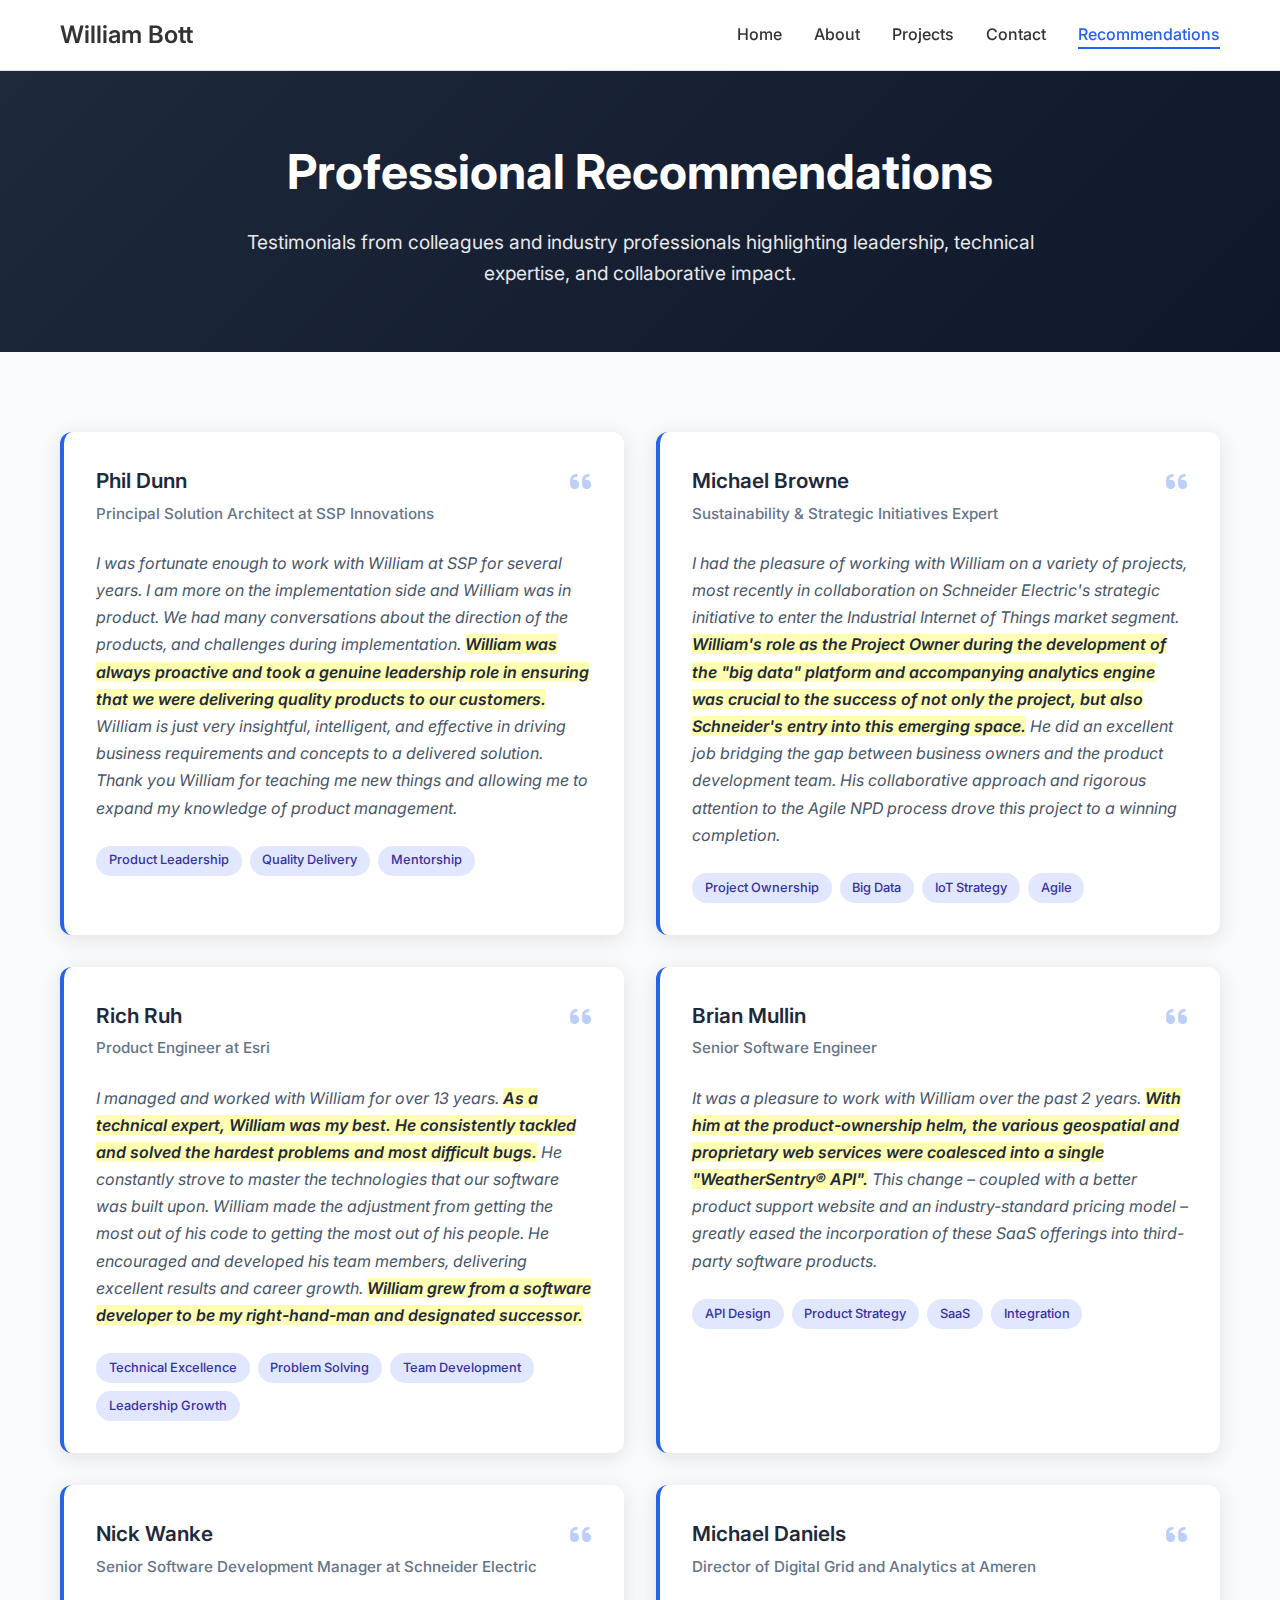
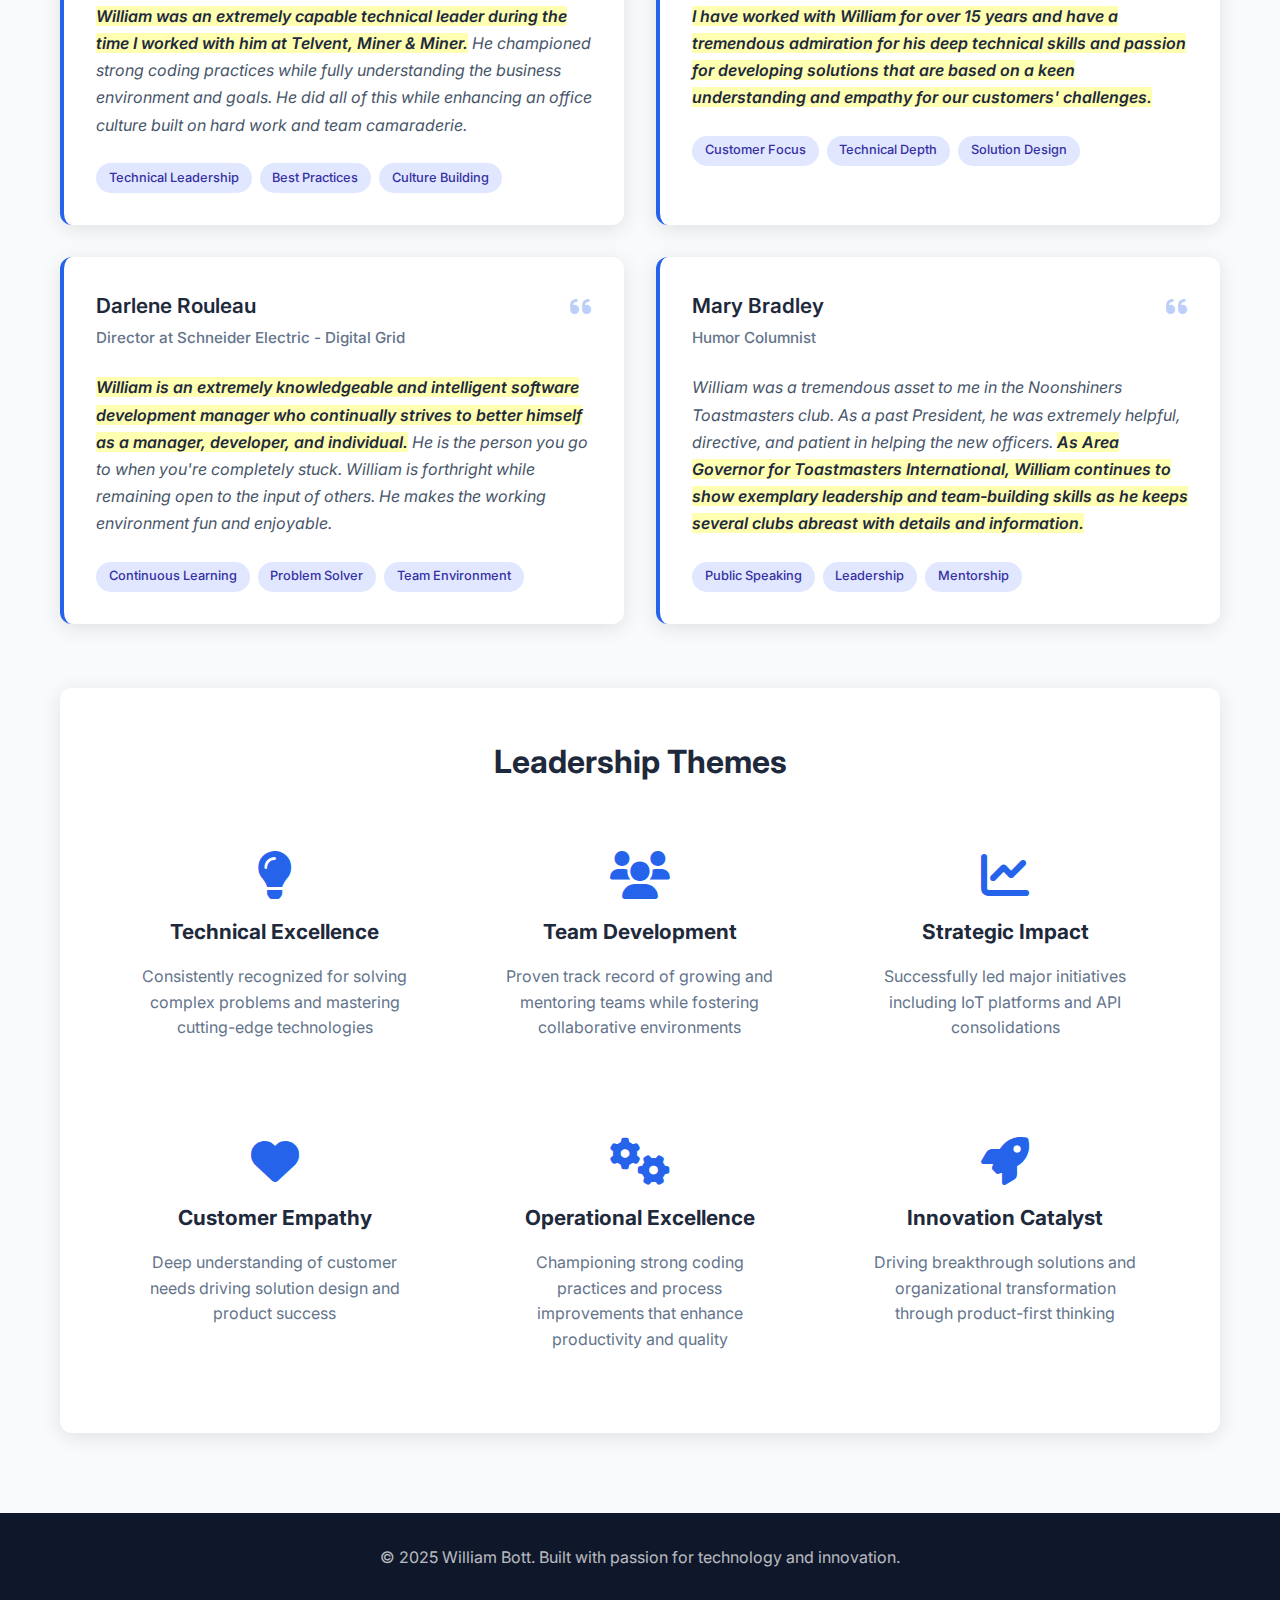
<file: recommendations.html>
<!DOCTYPE html>
<html lang="en">
<head>
    <meta charset="UTF-8">
    <meta name="viewport" content="width=device-width, initial-scale=1.0">
    <title>Professional Recommendations - William Bott</title>
    <link rel="stylesheet" href="styles.css">
    <link href="https://fonts.googleapis.com/css2?family=Inter:wght@300;400;500;600;700&display=swap" rel="stylesheet">
    <link rel="stylesheet" href="https://cdnjs.cloudflare.com/ajax/libs/font-awesome/6.0.0/css/all.min.css">
</head>
<body>
    <nav class="navbar">
        <div class="nav-container">
            <div class="nav-logo">
                <span>William Bott</span>
            </div>
            <ul class="nav-menu">
                <li><a href="index.html#home" class="nav-link">Home</a></li>
                <li><a href="index.html#about" class="nav-link">About</a></li>
                <li><a href="index.html#projects" class="nav-link">Projects</a></li>
                <li><a href="index.html#contact" class="nav-link">Contact</a></li>
                <li><a href="recommendations.html" class="nav-link active">Recommendations</a></li>
            </ul>
            <div class="hamburger">
                <span></span>
                <span></span>
                <span></span>
            </div>
        </div>
    </nav>

    <main class="recommendations-page">
        <section class="recommendations-hero">
            <div class="container">
                <h1 class="page-title">Professional Recommendations</h1>
                <p class="page-subtitle">Testimonials from colleagues and industry professionals highlighting leadership, technical expertise, and collaborative impact.</p>
            </div>
        </section>

        <section class="recommendations-content">
            <div class="container">
                <div class="recommendations-grid">
                    
                    <div class="recommendation-card">
                        <div class="recommendation-header">
                            <div class="recommender-info">
                                <h3>Phil Dunn</h3>
                                <p class="recommender-title">Principal Solution Architect at SSP Innovations</p>
                            </div>
                            <div class="recommendation-icon">
                                <i class="fas fa-quote-left"></i>
                            </div>
                        </div>
                        <blockquote class="recommendation-text">
                            I was fortunate enough to work with William at SSP for several years. I am more on the implementation side and William was in product. We had many conversations about the direction of the products, and challenges during implementation. <strong>William was always proactive and took a genuine leadership role in ensuring that we were delivering quality products to our customers.</strong> William is just very insightful, intelligent, and effective in driving business requirements and concepts to a delivered solution. Thank you William for teaching me new things and allowing me to expand my knowledge of product management.
                        </blockquote>
                        <div class="recommendation-tags">
                            <span class="tag">Product Leadership</span>
                            <span class="tag">Quality Delivery</span>
                            <span class="tag">Mentorship</span>
                        </div>
                    </div>

                    <div class="recommendation-card">
                        <div class="recommendation-header">
                            <div class="recommender-info">
                                <h3>Michael Browne</h3>
                                <p class="recommender-title">Sustainability & Strategic Initiatives Expert</p>
                            </div>
                            <div class="recommendation-icon">
                                <i class="fas fa-quote-left"></i>
                            </div>
                        </div>
                        <blockquote class="recommendation-text">
                            I had the pleasure of working with William on a variety of projects, most recently in collaboration on Schneider Electric's strategic initiative to enter the Industrial Internet of Things market segment. <strong>William's role as the Project Owner during the development of the "big data" platform and accompanying analytics engine was crucial to the success of not only the project, but also Schneider's entry into this emerging space.</strong> He did an excellent job bridging the gap between business owners and the product development team. His collaborative approach and rigorous attention to the Agile NPD process drove this project to a winning completion.
                        </blockquote>
                        <div class="recommendation-tags">
                            <span class="tag">Project Ownership</span>
                            <span class="tag">Big Data</span>
                            <span class="tag">IoT Strategy</span>
                            <span class="tag">Agile</span>
                        </div>
                    </div>

                    <div class="recommendation-card">
                        <div class="recommendation-header">
                            <div class="recommender-info">
                                <h3>Rich Ruh</h3>
                                <p class="recommender-title">Product Engineer at Esri</p>
                            </div>
                            <div class="recommendation-icon">
                                <i class="fas fa-quote-left"></i>
                            </div>
                        </div>
                        <blockquote class="recommendation-text">
                            I managed and worked with William for over 13 years. <strong>As a technical expert, William was my best. He consistently tackled and solved the hardest problems and most difficult bugs.</strong> He constantly strove to master the technologies that our software was built upon. William made the adjustment from getting the most out of his code to getting the most out of his people. He encouraged and developed his team members, delivering excellent results and career growth. <strong>William grew from a software developer to be my right-hand-man and designated successor.</strong>
                        </blockquote>
                        <div class="recommendation-tags">
                            <span class="tag">Technical Excellence</span>
                            <span class="tag">Problem Solving</span>
                            <span class="tag">Team Development</span>
                            <span class="tag">Leadership Growth</span>
                        </div>
                    </div>

                    <div class="recommendation-card">
                        <div class="recommendation-header">
                            <div class="recommender-info">
                                <h3>Brian Mullin</h3>
                                <p class="recommender-title">Senior Software Engineer</p>
                            </div>
                            <div class="recommendation-icon">
                                <i class="fas fa-quote-left"></i>
                            </div>
                        </div>
                        <blockquote class="recommendation-text">
                            It was a pleasure to work with William over the past 2 years. <strong>With him at the product-ownership helm, the various geospatial and proprietary web services were coalesced into a single "WeatherSentry® API".</strong> This change – coupled with a better product support website and an industry-standard pricing model – greatly eased the incorporation of these SaaS offerings into third-party software products.
                        </blockquote>
                        <div class="recommendation-tags">
                            <span class="tag">API Design</span>
                            <span class="tag">Product Strategy</span>
                            <span class="tag">SaaS</span>
                            <span class="tag">Integration</span>
                        </div>
                    </div>

                    <div class="recommendation-card">
                        <div class="recommendation-header">
                            <div class="recommender-info">
                                <h3>Nick Wanke</h3>
                                <p class="recommender-title">Senior Software Development Manager at Schneider Electric</p>
                            </div>
                            <div class="recommendation-icon">
                                <i class="fas fa-quote-left"></i>
                            </div>
                        </div>
                        <blockquote class="recommendation-text">
                            <strong>William was an extremely capable technical leader during the time I worked with him at Telvent, Miner & Miner.</strong> He championed strong coding practices while fully understanding the business environment and goals. He did all of this while enhancing an office culture built on hard work and team camaraderie.
                        </blockquote>
                        <div class="recommendation-tags">
                            <span class="tag">Technical Leadership</span>
                            <span class="tag">Best Practices</span>
                            <span class="tag">Culture Building</span>
                        </div>
                    </div>

                    <div class="recommendation-card">
                        <div class="recommendation-header">
                            <div class="recommender-info">
                                <h3>Michael Daniels</h3>
                                <p class="recommender-title">Director of Digital Grid and Analytics at Ameren</p>
                            </div>
                            <div class="recommendation-icon">
                                <i class="fas fa-quote-left"></i>
                            </div>
                        </div>
                        <blockquote class="recommendation-text">
                            <strong>I have worked with William for over 15 years and have a tremendous admiration for his deep technical skills and passion for developing solutions that are based on a keen understanding and empathy for our customers' challenges.</strong>
                        </blockquote>
                        <div class="recommendation-tags">
                            <span class="tag">Customer Focus</span>
                            <span class="tag">Technical Depth</span>
                            <span class="tag">Solution Design</span>
                        </div>
                    </div>

                    <div class="recommendation-card">
                        <div class="recommendation-header">
                            <div class="recommender-info">
                                <h3>Darlene Rouleau</h3>
                                <p class="recommender-title">Director at Schneider Electric - Digital Grid</p>
                            </div>
                            <div class="recommendation-icon">
                                <i class="fas fa-quote-left"></i>
                            </div>
                        </div>
                        <blockquote class="recommendation-text">
                            <strong>William is an extremely knowledgeable and intelligent software development manager who continually strives to better himself as a manager, developer, and individual.</strong> He is the person you go to when you're completely stuck. William is forthright while remaining open to the input of others. He makes the working environment fun and enjoyable.
                        </blockquote>
                        <div class="recommendation-tags">
                            <span class="tag">Continuous Learning</span>
                            <span class="tag">Problem Solver</span>
                            <span class="tag">Team Environment</span>
                        </div>
                    </div>

                    <div class="recommendation-card">
                        <div class="recommendation-header">
                            <div class="recommender-info">
                                <h3>Mary Bradley</h3>
                                <p class="recommender-title">Humor Columnist</p>
                            </div>
                            <div class="recommendation-icon">
                                <i class="fas fa-quote-left"></i>
                            </div>
                        </div>
                        <blockquote class="recommendation-text">
                            William was a tremendous asset to me in the Noonshiners Toastmasters club. As a past President, he was extremely helpful, directive, and patient in helping the new officers. <strong>As Area Governor for Toastmasters International, William continues to show exemplary leadership and team-building skills as he keeps several clubs abreast with details and information.</strong>
                        </blockquote>
                        <div class="recommendation-tags">
                            <span class="tag">Public Speaking</span>
                            <span class="tag">Leadership</span>
                            <span class="tag">Mentorship</span>
                        </div>
                    </div>

                </div>

                <div class="recommendations-summary">
                    <h2>Leadership Themes</h2>
                    <div class="themes-grid">
                        <div class="theme-card">
                            <i class="fas fa-lightbulb"></i>
                            <h3>Technical Excellence</h3>
                            <p>Consistently recognized for solving complex problems and mastering cutting-edge technologies</p>
                        </div>
                        <div class="theme-card">
                            <i class="fas fa-users"></i>
                            <h3>Team Development</h3>
                            <p>Proven track record of growing and mentoring teams while fostering collaborative environments</p>
                        </div>
                        <div class="theme-card">
                            <i class="fas fa-chart-line"></i>
                            <h3>Strategic Impact</h3>
                            <p>Successfully led major initiatives including IoT platforms and API consolidations</p>
                        </div>
                        <div class="theme-card">
                            <i class="fas fa-heart"></i>
                            <h3>Customer Empathy</h3>
                            <p>Deep understanding of customer needs driving solution design and product success</p>
                        </div>
                        <div class="theme-card">
                            <i class="fas fa-cogs"></i>
                            <h3>Operational Excellence</h3>
                            <p>Championing strong coding practices and process improvements that enhance productivity and quality</p>
                        </div>
                        <div class="theme-card">
                            <i class="fas fa-rocket"></i>
                            <h3>Innovation Catalyst</h3>
                            <p>Driving breakthrough solutions and organizational transformation through product-first thinking</p>
                        </div>
                    </div>
                </div>
            </div>
        </section>
    </main>

    <footer class="footer">
        <div class="container">
            <p>&copy; 2025 William Bott. Built with passion for technology and innovation.</p>
        </div>
    </footer>

    <script src="script.js"></script>
</body>
</html>
</file>
<file: styles.css>
/* Reset and Base Styles */
* {
    margin: 0;
    padding: 0;
    box-sizing: border-box;
}

body {
    font-family: 'Inter', sans-serif;
    line-height: 1.6;
    color: #333;
    background-color: #ffffff;
}

.container {
    max-width: 1200px;
    margin: 0 auto;
    padding: 0 20px;
}

/* Navigation */
.navbar {
    position: fixed;
    top: 0;
    width: 100%;
    background: rgba(255, 255, 255, 0.95);
    backdrop-filter: blur(10px);
    border-bottom: 1px solid rgba(0, 0, 0, 0.1);
    z-index: 1000;
    transition: all 0.3s ease;
}

.navbar.scrolled {
    background: rgba(255, 255, 255, 0.98);
    box-shadow: 0 2px 20px rgba(0, 0, 0, 0.1);
}

.nav-container {
    max-width: 1200px;
    margin: 0 auto;
    padding: 0 20px;
    display: flex;
    justify-content: space-between;
    align-items: center;
    height: 70px;
}

.nav-logo span {
    font-size: 1.5rem;
    font-weight: 600;
    color: #333;
}

.nav-menu {
    display: flex;
    list-style: none;
    gap: 2rem;
}

.nav-link {
    text-decoration: none;
    color: #333;
    font-weight: 500;
    transition: color 0.3s ease;
    position: relative;
}

.nav-link:hover,
.nav-link.active {
    color: #2563eb;
}

.nav-link::after {
    content: '';
    position: absolute;
    bottom: -5px;
    left: 0;
    width: 0;
    height: 2px;
    background: #2563eb;
    transition: width 0.3s ease;
}

.nav-link:hover::after,
.nav-link.active::after {
    width: 100%;
}

.hamburger {
    display: none;
    flex-direction: column;
    cursor: pointer;
}

.hamburger span {
    width: 25px;
    height: 3px;
    background: #333;
    margin: 3px 0;
    transition: 0.3s;
}

.hamburger.active span:nth-child(1) {
    transform: rotate(-45deg) translate(-5px, 6px);
}

.hamburger.active span:nth-child(2) {
    opacity: 0;
}

.hamburger.active span:nth-child(3) {
    transform: rotate(45deg) translate(-5px, -6px);
}

/* Hero Section */
.hero {
    min-height: 100vh;
    display: flex;
    align-items: center;
    background: linear-gradient(135deg, #1e293b 0%, #0f172a 100%);
    color: white;
    position: relative;
    overflow: hidden;
}

.hero::before {
    content: '';
    position: absolute;
    top: 0;
    left: 0;
    right: 0;
    bottom: 0;
    background: rgba(0, 0, 0, 0.3);
    z-index: 1;
}

.hero-container {
    position: relative;
    z-index: 2;
    max-width: 1200px;
    margin: 0 auto;
    padding: 0 20px;
}

.hero-title {
    font-size: 4rem;
    font-weight: 700;
    margin-bottom: 1rem;
    opacity: 0;
    transform: translateY(30px);
    animation: fadeInUp 1s ease 0.2s forwards;
}

.hero-subtitle {
    font-size: 1.3rem;
    margin-bottom: 2rem;
    opacity: 0.9;
    max-width: 600px;
    opacity: 0;
    transform: translateY(30px);
    animation: fadeInUp 1s ease 0.4s forwards;
}

.hero-buttons {
    display: flex;
    gap: 1rem;
    opacity: 0;
    transform: translateY(30px);
    animation: fadeInUp 1s ease 0.6s forwards;
}

.btn {
    display: inline-flex;
    align-items: center;
    gap: 0.5rem;
    padding: 12px 24px;
    border-radius: 8px;
    text-decoration: none;
    font-weight: 500;
    transition: all 0.3s ease;
    border: 2px solid transparent;
}

.btn-primary {
    background: #2563eb;
    color: white;
}

.btn-primary:hover {
    background: #1d4ed8;
    transform: translateY(-2px);
    box-shadow: 0 10px 25px rgba(37, 99, 235, 0.3);
}

.btn-secondary {
    background: transparent;
    color: white;
    border-color: rgba(255, 255, 255, 0.3);
}

.btn-secondary:hover {
    background: rgba(255, 255, 255, 0.1);
    border-color: rgba(255, 255, 255, 0.5);
    transform: translateY(-2px);
}

/* About Section */
.about {
    padding: 5rem 0;
    background: #f8fafc;
}

.section-title {
    font-size: 2.5rem;
    font-weight: 600;
    text-align: center;
    margin-bottom: 1rem;
    color: #1e293b;
}

.section-subtitle {
    text-align: center;
    font-size: 1.1rem;
    color: #64748b;
    margin-bottom: 3rem;
    max-width: 600px;
    margin-left: auto;
    margin-right: auto;
}

.about-content {
    max-width: 800px;
    margin: 3rem auto 0;
}

.about-text p {
    margin-bottom: 1.5rem;
    font-size: 1.1rem;
    line-height: 1.7;
    color: #475569;
}

.skills h3 {
    margin: 2rem 0 1rem 0;
    color: #1e293b;
    font-size: 1.3rem;
}

.skills-grid {
    display: flex;
    flex-wrap: wrap;
    gap: 0.5rem;
}

.skill-tag {
    background: #2563eb;
    color: white;
    padding: 0.4rem 0.8rem;
    border-radius: 20px;
    font-size: 0.9rem;
    font-weight: 500;
}

.about-stats {
    display: grid;
    grid-template-columns: 1fr 1fr;
    gap: 2rem;
}

.stat-item {
    text-align: center;
    padding: 2rem;
    background: white;
    border-radius: 10px;
    box-shadow: 0 4px 15px rgba(0, 0, 0, 0.1);
}

.stat-item h3 {
    font-size: 2.5rem;
    font-weight: 700;
    color: #2563eb;
    margin-bottom: 0.5rem;
}

.stat-item p {
    color: #64748b;
    font-weight: 500;
}

/* Projects Section */
.projects {
    padding: 5rem 0;
    background: white;
}

.projects-grid {
    display: grid;
    grid-template-columns: repeat(auto-fit, minmax(400px, 1fr));
    gap: 2rem;
    margin-top: 3rem;
}

.project-card {
    background: white;
    border-radius: 12px;
    padding: 2rem;
    box-shadow: 0 4px 20px rgba(0, 0, 0, 0.1);
    transition: all 0.3s ease;
    border: 1px solid #e2e8f0;
}

.project-card:hover {
    transform: translateY(-5px);
    box-shadow: 0 10px 30px rgba(0, 0, 0, 0.15);
}

.project-header {
    display: flex;
    justify-content: space-between;
    align-items: flex-start;
    margin-bottom: 1rem;
}

.project-title {
    font-size: 1.4rem;
    font-weight: 600;
    color: #1e293b;
    margin-bottom: 0.5rem;
}

.project-category {
    background: #e0e7ff;
    color: #3730a3;
    padding: 0.3rem 0.8rem;
    border-radius: 15px;
    font-size: 0.8rem;
    font-weight: 500;
}

.project-description {
    color: #475569;
    margin-bottom: 1.5rem;
    line-height: 1.6;
}

.project-highlights {
    margin-bottom: 1.5rem;
}

.project-highlights h4 {
    color: #1e293b;
    margin-bottom: 0.5rem;
    font-size: 1rem;
}

.project-highlights ul {
    list-style: none;
    padding-left: 0;
}

.project-highlights li {
    position: relative;
    padding-left: 1.5rem;
    margin-bottom: 0.3rem;
    color: #475569;
}

.project-highlights li::before {
    content: '✓';
    position: absolute;
    left: 0;
    color: #10b981;
    font-weight: bold;
}

.project-tech {
    display: flex;
    flex-wrap: wrap;
    gap: 0.5rem;
    margin-bottom: 1.5rem;
}

.tech-tag {
    background: #f1f5f9;
    color: #475569;
    padding: 0.3rem 0.6rem;
    border-radius: 15px;
    font-size: 0.8rem;
    font-weight: 500;
    border: 1px solid #e2e8f0;
}

.project-links {
    display: flex;
    gap: 1rem;
}

.project-link {
    display: inline-flex;
    align-items: center;
    gap: 0.5rem;
    padding: 0.7rem 1.2rem;
    background: #2563eb;
    color: white;
    text-decoration: none;
    border-radius: 6px;
    font-weight: 500;
    transition: all 0.3s ease;
}

.project-link:hover {
    background: #1d4ed8;
    transform: translateY(-1px);
}

/* Contact Section */
.contact {
    padding: 5rem 0;
    background: #1e293b;
    color: white;
    text-align: center;
}

.contact .section-title {
    color: white;
}

.contact-content p {
    font-size: 1.1rem;
    margin-bottom: 2rem;
    opacity: 0.9;
}

.contact-links {
    display: flex;
    justify-content: center;
    gap: 2rem;
}

.contact-link {
    display: flex;
    align-items: center;
    gap: 0.5rem;
    padding: 1rem 2rem;
    background: rgba(255, 255, 255, 0.1);
    color: white;
    text-decoration: none;
    border-radius: 8px;
    transition: all 0.3s ease;
    font-weight: 500;
}

.contact-link:hover {
    background: rgba(255, 255, 255, 0.2);
    transform: translateY(-2px);
}

/* Footer */
.footer {
    background: #0f172a;
    color: white;
    text-align: center;
    padding: 2rem 0;
}

.footer p {
    opacity: 0.7;
}

/* Recommendations Page Styles */
.recommendations-page {
    padding-top: 70px;
}

.recommendations-hero {
    background: linear-gradient(135deg, #1e293b 0%, #0f172a 100%);
    color: white;
    padding: 4rem 0;
    text-align: center;
}

.page-title {
    font-size: 3rem;
    font-weight: 700;
    margin-bottom: 1rem;
}

.page-subtitle {
    font-size: 1.2rem;
    opacity: 0.9;
    max-width: 800px;
    margin: 0 auto;
}

.recommendations-content {
    padding: 5rem 0;
    background: #f8fafc;
}

.recommendations-grid {
    display: grid;
    grid-template-columns: repeat(auto-fit, minmax(400px, 1fr));
    gap: 2rem;
    margin-bottom: 4rem;
}

.recommendation-card {
    background: white;
    border-radius: 12px;
    padding: 2rem;
    box-shadow: 0 4px 20px rgba(0, 0, 0, 0.1);
    transition: all 0.3s ease;
    border-left: 4px solid #2563eb;
}

.recommendation-card:hover {
    transform: translateY(-5px);
    box-shadow: 0 10px 30px rgba(0, 0, 0, 0.15);
}

.recommendation-header {
    display: flex;
    justify-content: space-between;
    align-items: flex-start;
    margin-bottom: 1.5rem;
}

.recommender-info h3 {
    font-size: 1.3rem;
    font-weight: 600;
    color: #1e293b;
    margin-bottom: 0.25rem;
}

.recommender-title {
    color: #64748b;
    font-size: 0.95rem;
    font-weight: 500;
}

.recommendation-icon {
    color: #2563eb;
    font-size: 1.5rem;
    opacity: 0.3;
}

.recommendation-text {
    font-style: italic;
    line-height: 1.7;
    color: #475569;
    margin-bottom: 1.5rem;
    border: none;
}

.recommendation-text strong {
    background: linear-gradient(120deg, rgba(255, 255, 0, 0.3) 0%, rgba(255, 255, 0, 0.3) 100%);
    font-weight: 600;
    color: #1e293b;
}

.recommendation-tags {
    display: flex;
    flex-wrap: wrap;
    gap: 0.5rem;
}

.tag {
    background: #e0e7ff;
    color: #3730a3;
    padding: 0.3rem 0.8rem;
    border-radius: 15px;
    font-size: 0.8rem;
    font-weight: 500;
}

.recommendations-summary {
    background: white;
    border-radius: 12px;
    padding: 3rem;
    box-shadow: 0 4px 20px rgba(0, 0, 0, 0.1);
}

.recommendations-summary h2 {
    text-align: center;
    font-size: 2rem;
    color: #1e293b;
    margin-bottom: 2rem;
}

.themes-grid {
    display: grid;
    grid-template-columns: repeat(auto-fit, minmax(250px, 1fr));
    gap: 2rem;
}

.theme-card {
    text-align: center;
    padding: 2rem;
}

.theme-card i {
    font-size: 3rem;
    color: #2563eb;
    margin-bottom: 1rem;
}

.theme-card h3 {
    font-size: 1.3rem;
    color: #1e293b;
    margin-bottom: 1rem;
}

.theme-card p {
    color: #64748b;
    line-height: 1.6;
}

/* Animations */
@keyframes fadeInUp {
    to {
        opacity: 1;
        transform: translateY(0);
    }
}

.animate {
    animation: fadeInUp 0.8s ease forwards;
}

/* Responsive Design */
@media (max-width: 768px) {
    .hamburger {
        display: flex;
    }

    .nav-menu {
        position: fixed;
        left: -100%;
        top: 70px;
        flex-direction: column;
        background-color: white;
        width: 100%;
        text-align: center;
        transition: 0.3s;
        box-shadow: 0 10px 27px rgba(0, 0, 0, 0.05);
        padding: 2rem 0;
    }

    .nav-menu.active {
        left: 0;
    }

    .hero-title {
        font-size: 2.5rem;
    }

    .hero-subtitle {
        font-size: 1.1rem;
    }

    .hero-buttons {
        flex-direction: column;
        align-items: center;
    }


    .projects-grid {
        grid-template-columns: 1fr;
    }

    .contact-links {
        flex-direction: column;
        align-items: center;
    }

    .recommendations-grid {
        grid-template-columns: 1fr;
    }

    .themes-grid {
        grid-template-columns: 1fr;
    }

    .page-title {
        font-size: 2rem;
    }

    .recommendation-header {
        flex-direction: column;
        gap: 1rem;
    }

    .recommendation-icon {
        align-self: flex-start;
    }
}

@media (max-width: 480px) {
    .container {
        padding: 0 15px;
    }

    .hero-title {
        font-size: 2rem;
    }

    .section-title {
        font-size: 2rem;
    }

    .project-card,
    .recommendation-card {
        padding: 1.5rem;
    }

    .recommendations-summary {
        padding: 2rem;
    }
}
</file>
